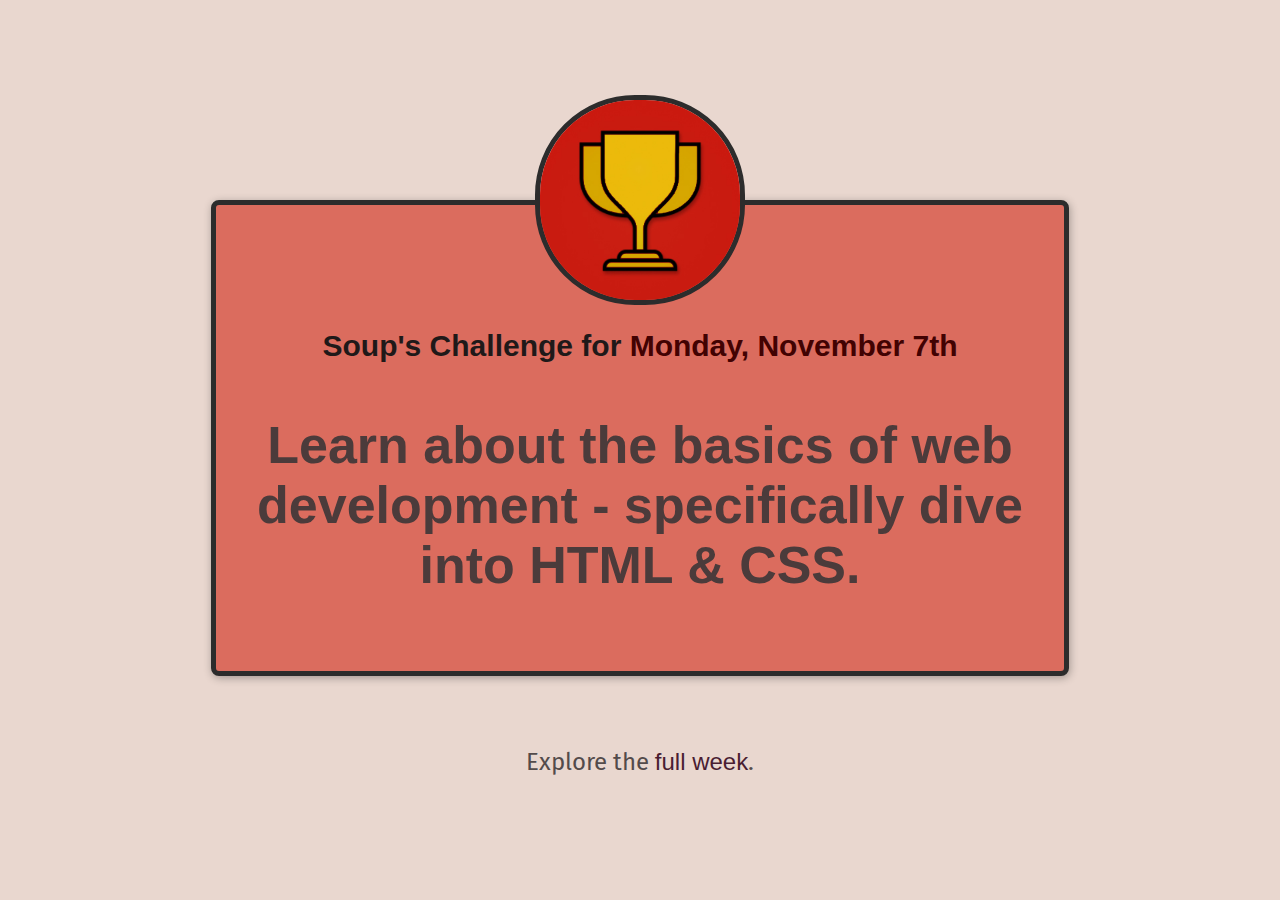
<file: index.html>
<!DOCTYPE html>
<html lang="en">
<head>
   <meta charset="UTF-8">
   <meta http-equiv="X-UA-Compatible" content="IE=edge">
   <meta name="viewport" content="width=device-width, initial-scale=1.0">
   <title>My Daily Challenge</title>
   
   <link rel="stylesheet" href="/styles/shared.css">
   <link rel="stylesheet" href="/styles/daily-challenge.css">

   <!-- Google Fonts -->
   <link rel="preconnect" href="https://fonts.googleapis.com">
   <link rel="preconnect" href="https://fonts.gstatic.com" crossorigin>
   <link href="https://fonts.googleapis.com/css2?family=Fira+Sans:wght@400;700&display=swap" rel="stylesheet">

</head>
<body>
   <main>
      <img src="/images/challenges-trophy.jpg" alt="A trophy">  
      <h1>Soup's Challenge for <span>Monday, November 7th</span></h1>
      <p id="today-challenge">Learn about the basics of web development - specifically dive into HTML & CSS.</p>
   </main>
   <footer>
      <p>Explore the <a href="full-week.html">full week</a>.</p>
   </footer>
</body>
</html>
</file>
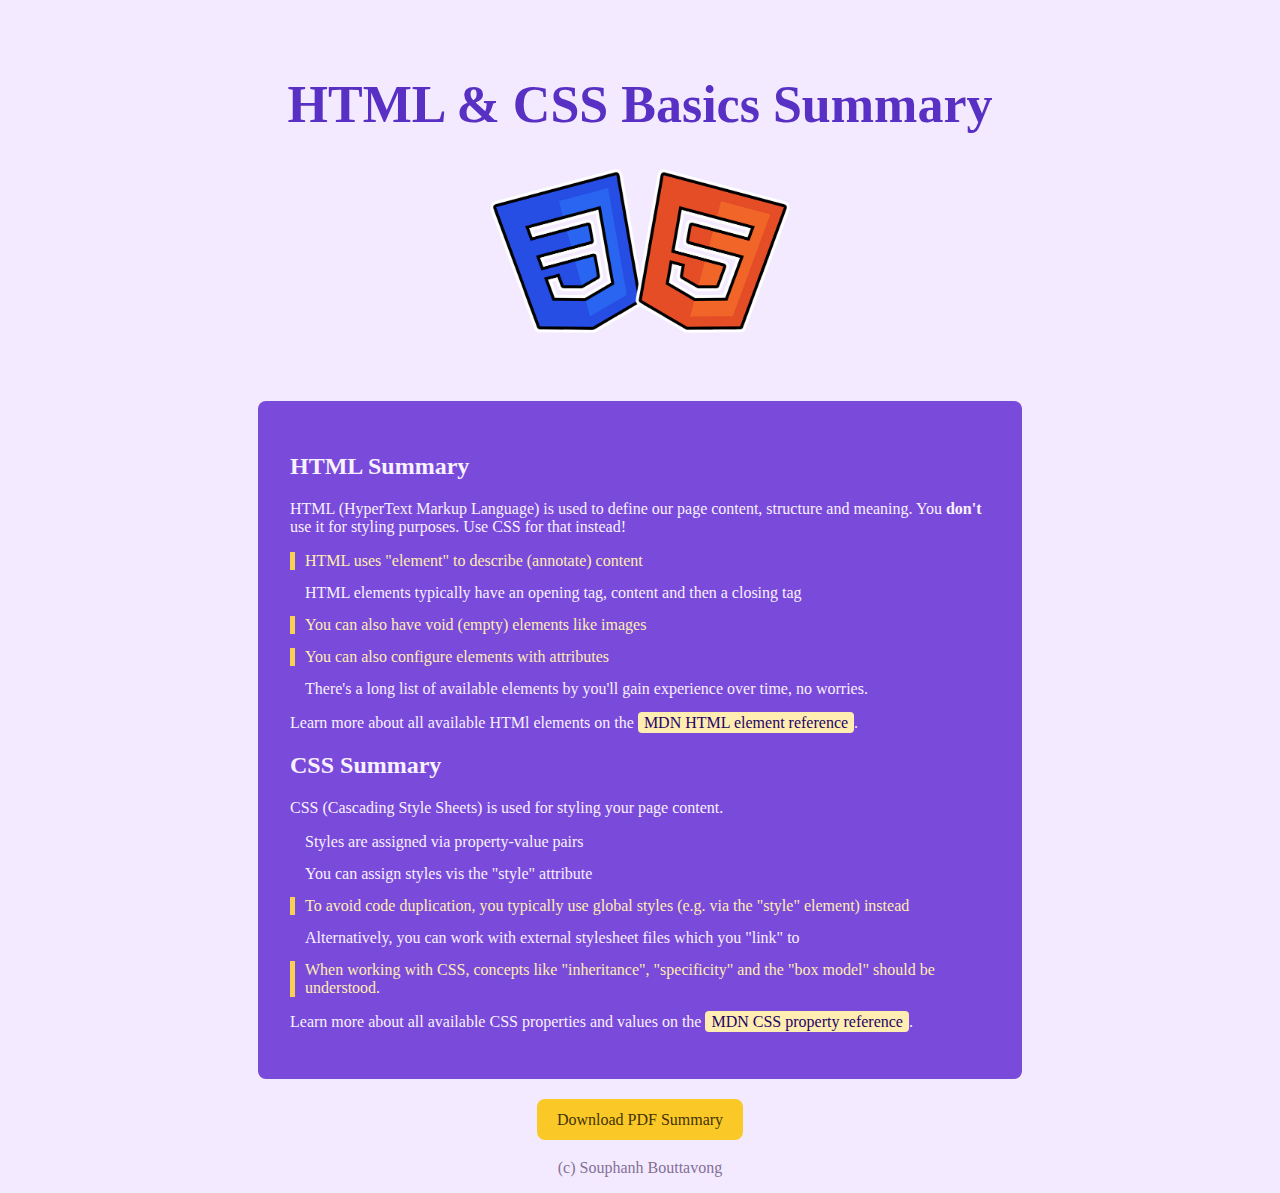
<file: project1/index.html>
<!DOCTYPE html>
<html lang="en">
<head>
   <meta charset="UTF-8">
   <meta http-equiv="X-UA-Compatible" content="IE=edge">
   <meta name="viewport" content="width=device-width, initial-scale=1.0">
   <!-- Google Fonts -->
   <link rel="preconnect" href="https://fonts.googleapis.com">
   <link rel="preconnect" href="https://fonts.gstatic.com" crossorigin>
   <link href="https://fonts.googleapis.com/css2?family=Roboto:wght@400;900&display=swap" rel="stylesheet">
   <!-- Styles Sheet -->
   <link rel="stylesheet" href="/project1/styles.css">
   
   <title>HTML & CSS Basics Summary</title>
</head>
<body>
   <header>
      <h1>HTML & CSS Basics Summary</h1>
      <img src="/project1/images/html-css.png" alt="html css logos">
   </header>
   <main>
      <h2>HTML Summary</h2>
      <p>HTML (HyperText Markup Language) is used to define our page content, structure and meaning. You <span class="highlight">don't</span> use it for styling purposes. Use CSS for that instead!</p>
      <ul id="html-list">
         <li class="extra-important">HTML uses "element" to describe (annotate) content</li>
         <li>HTML elements typically have an opening tag, content and then a closing tag</li>
         <li class="extra-important">You can also have void (empty) elements like images</li>
         <li class="extra-important">You can also configure elements with attributes</li>
         <li>There's a long list of available elements by you'll gain experience over time, no worries.</li>
      </ul>
      <p>Learn more about all available HTMl elements on the <a href="https://developer.mozilla.org/en-US/docs/Web/HTML/Element">MDN HTML element reference</a>.</p>
      <h2>CSS Summary</h2>
      <p>CSS (Cascading Style Sheets) is used for styling your page content.</p>
      <ul id="css-list">
         <li>Styles are assigned via property-value pairs</li>
         <li>You can assign styles vis the "style" attribute</li>
         <li class="extra-important">To avoid code duplication, you typically use global styles (e.g. via the "style" element) instead</li>
         <li>Alternatively, you can work with external stylesheet files which you "link" to</li>
         <li class="extra-important">When working with CSS, concepts like "inheritance", "specificity" and the "box model" should be understood.</li>
      </ul>
      <p>Learn more about all available CSS properties and values on the <a href="https://developer.mozilla.org/en-US/docs/Web/CSS">MDN CSS property reference</a>.</p>
   </main>
   <footer>
      <a href="put link later" target="_blank">Download PDF Summary</a>
      <p>(c) Souphanh Bouttavong</p>
   </footer>
</body>
</html>
</file>
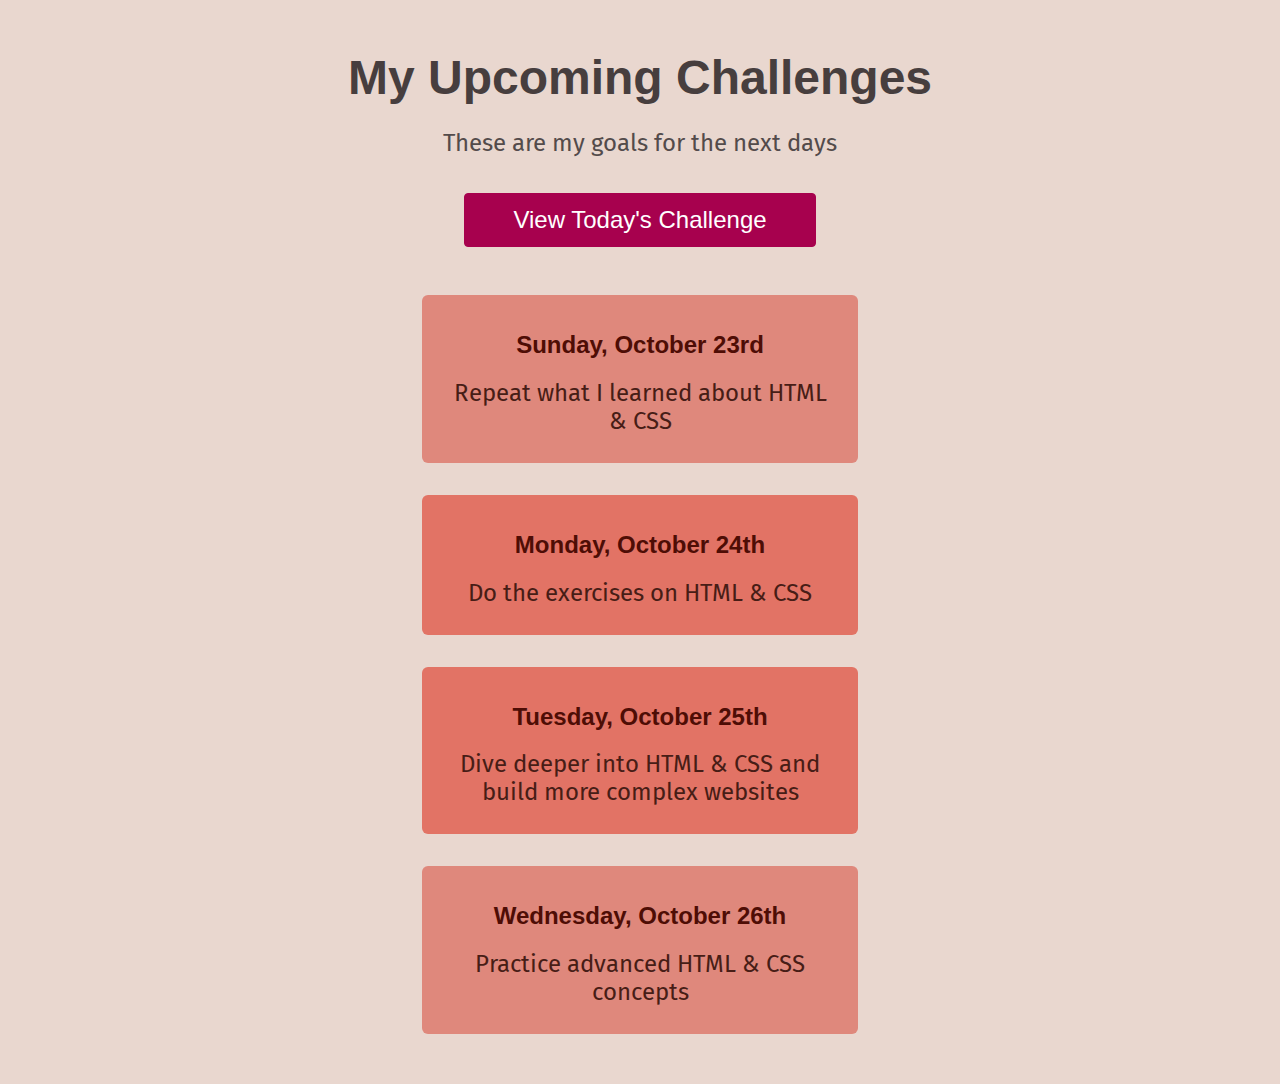
<file: full-week.html>
<!DOCTYPE html>
<html lang="en">
<head>
   <meta charset="UTF-8">
   <meta http-equiv="X-UA-Compatible" content="IE=edge">
   <meta name="viewport" content="width=device-width, initial-scale=1.0">
   <title>My Upcoming Challenges</title>
  
   <link rel="preconnect" href="https://fonts.googleapis.com">
   <link rel="preconnect" href="https://fonts.gstatic.com" crossorigin>
   <link href="https://fonts.googleapis.com/css2?family=Fira+Sans:wght@400;700&display=swap" rel="stylesheet">

   <link rel="stylesheet" href="/styles/shared.css">
   <link rel="stylesheet" href="/styles/full-week.css">
</head>
<body>
   <header>
      <h1>My Upcoming Challenges</h1>
      <p id="description">These are my goals for the next days</p>
      <a href="index.html">View Today's Challenge</a> 
   </header>
   <main>
      <ol>
         <li>
            <h2>Sunday, October 23rd</h2>
            <p class="daily-goal">Repeat what I learned about HTML & CSS</p>
         </li>
         <li class="highlight-goal">
            <h2>Monday, October 24th</h2>
            <p class="daily-goal">Do the exercises on HTML & CSS</p>
         </li>
         <li class="highlight-goal">
            <h2>Tuesday, October 25th</h2>
            <p class="daily-goal">Dive deeper into HTML & CSS and build more complex websites</p>
         </li>
         <li>
            <h2>Wednesday, October 26th</h2>
            <p class="daily-goal">Practice advanced HTML & CSS concepts</p>
         </li>
      </ol>
   </main>
</body>
</html>
</file>
<file: styles/shared.css>
body {
	text-align: center;
	background-color: rgb(233, 215, 207);
	color: rgb(83, 75, 75);
	margin: 50px;
}

h1 {
	font-family: 'Oswald', sans-serif;
	color: rgb(83, 75, 75);
}
p {
	font-family: 'Fira Sans', sans-serif;
	color: rgb(83, 75, 75);
	font-size: 24px;
}

a {
	font-family: 'Oswald', sans-serif;
	color: rgb(167, 1, 78);
	text-decoration: none;
}

a:hover {
	text-decoration: underline;
}
</file>
<file: styles/daily-challenge.css>
main {
	width: 800px;
	margin: 200px auto 72px auto;
	background-color: rgb(219, 108, 94);
	padding: 24px;
	border: 5px solid rgb(44, 44, 44);
	border-radius: 8px;
	box-shadow: 1px 2px 8px rgba(0, 0, 0, 0.3);
}

img {
	width: 200px;
	height: 200px;
	border-radius: 100px;
	border: 5px solid rgb(44, 44, 44);
	margin-top: -134px;
}

h1 {
	font-size: 30px;
	color: rgb(31, 25, 25);
}

a {
	color: rgb(73, 29, 50);
}

span {
	color: rgb(66 2, 2);
}

#today-challenge {
	font-family: sans-serif;
	color: rgb(75, 59, 59);
	font-weight: bold;
	font-size: 52px;
}
</file>
<file: project1/styles.css>
body {
	background-color: rgb(244, 234, 255);
}

h1 {
	font-size: 52px;
	color: rgb(88, 49, 196);
}
header {
	text-align: center;
	padding: 32px;
}

header img {
	width: 300px;
}
main {
	color: rgb(248, 241, 255);
	padding: 32px;
	margin: 32px auto;
	width: 700px;
	background-color: rgb(122, 74, 218);
	border-radius: 8px;
}

ul {
	margin: 0;
	padding: 0;
	list-style: none;
}

li {
	margin: 14px 0;
	padding-left: 10px;
	border-left: 5px solid transparent;
}

a {
	text-decoration: none;
	color: rgb(36, 2, 102);
	background-color: rgb(255, 237, 177);
	padding: 2px 6px;
	border-radius: 4px;
}

a:hover,
a:active {
	background-color: rgb(250, 201, 39);
}

footer {
	text-align: center;
}

footer a {
	background-color: rgb(250, 201, 39);
	color: rgb(66, 51, 4);
	border-radius: 8px;
	padding: 12px 20px;
}

footer a:hover,
footer a:active {
	background-color: rgb(255, 186, 58);
}

footer p {
	color: rgb(131, 113, 149);
	margin-top: 30px;
}

.extra-important {
	color: rgb(255, 237, 177);
	border-color: rgb(247, 209, 85);
}

.highlight {
	font-weight: bold;
}
</file>
<file: styles/full-week.css>
body {
	margin: 50px;
}

/* header {
	margin-bottom: 64px;
} */

#description {
	margin-bottom: 24px;
}

h1 {
	font-size: 48px;
	color: rgb(71, 62, 62);
	margin: 12px 0;
}

p {
	font-family: 'Fira Sans', sans-serif;
	color: rgb(83, 75, 75);
}

a {
	padding: 12px 48px;
	background-color: rgb(167, 1, 78);
	color: white;
	border: 1px solid rgb(167, 1, 78);
	border-radius: 4px;
	font-size: 24px;
	display: inline-block;
	margin: 12px 0;
}

a:hover {
	background-color: rgb(180, 12, 90);
	text-decoration: none;
}

ol {
	list-style: none;
	width: 500px;
	margin: 36px auto 0 auto;
	padding: 0;
}

li {
	padding: 16px;
	margin: 32px;
	background-color: rgb(223, 136, 124);
	border-radius: 6px;
}

h2 {
	color: rgb(78, 13, 5);
	font-family: 'Oswald', sans-serif;
}

main p {
	margin: 12px;
	color: rgb(71, 29, 22);
}

.highlight-goal {
	background-color: rgb(226, 115, 101);
}
</file>
